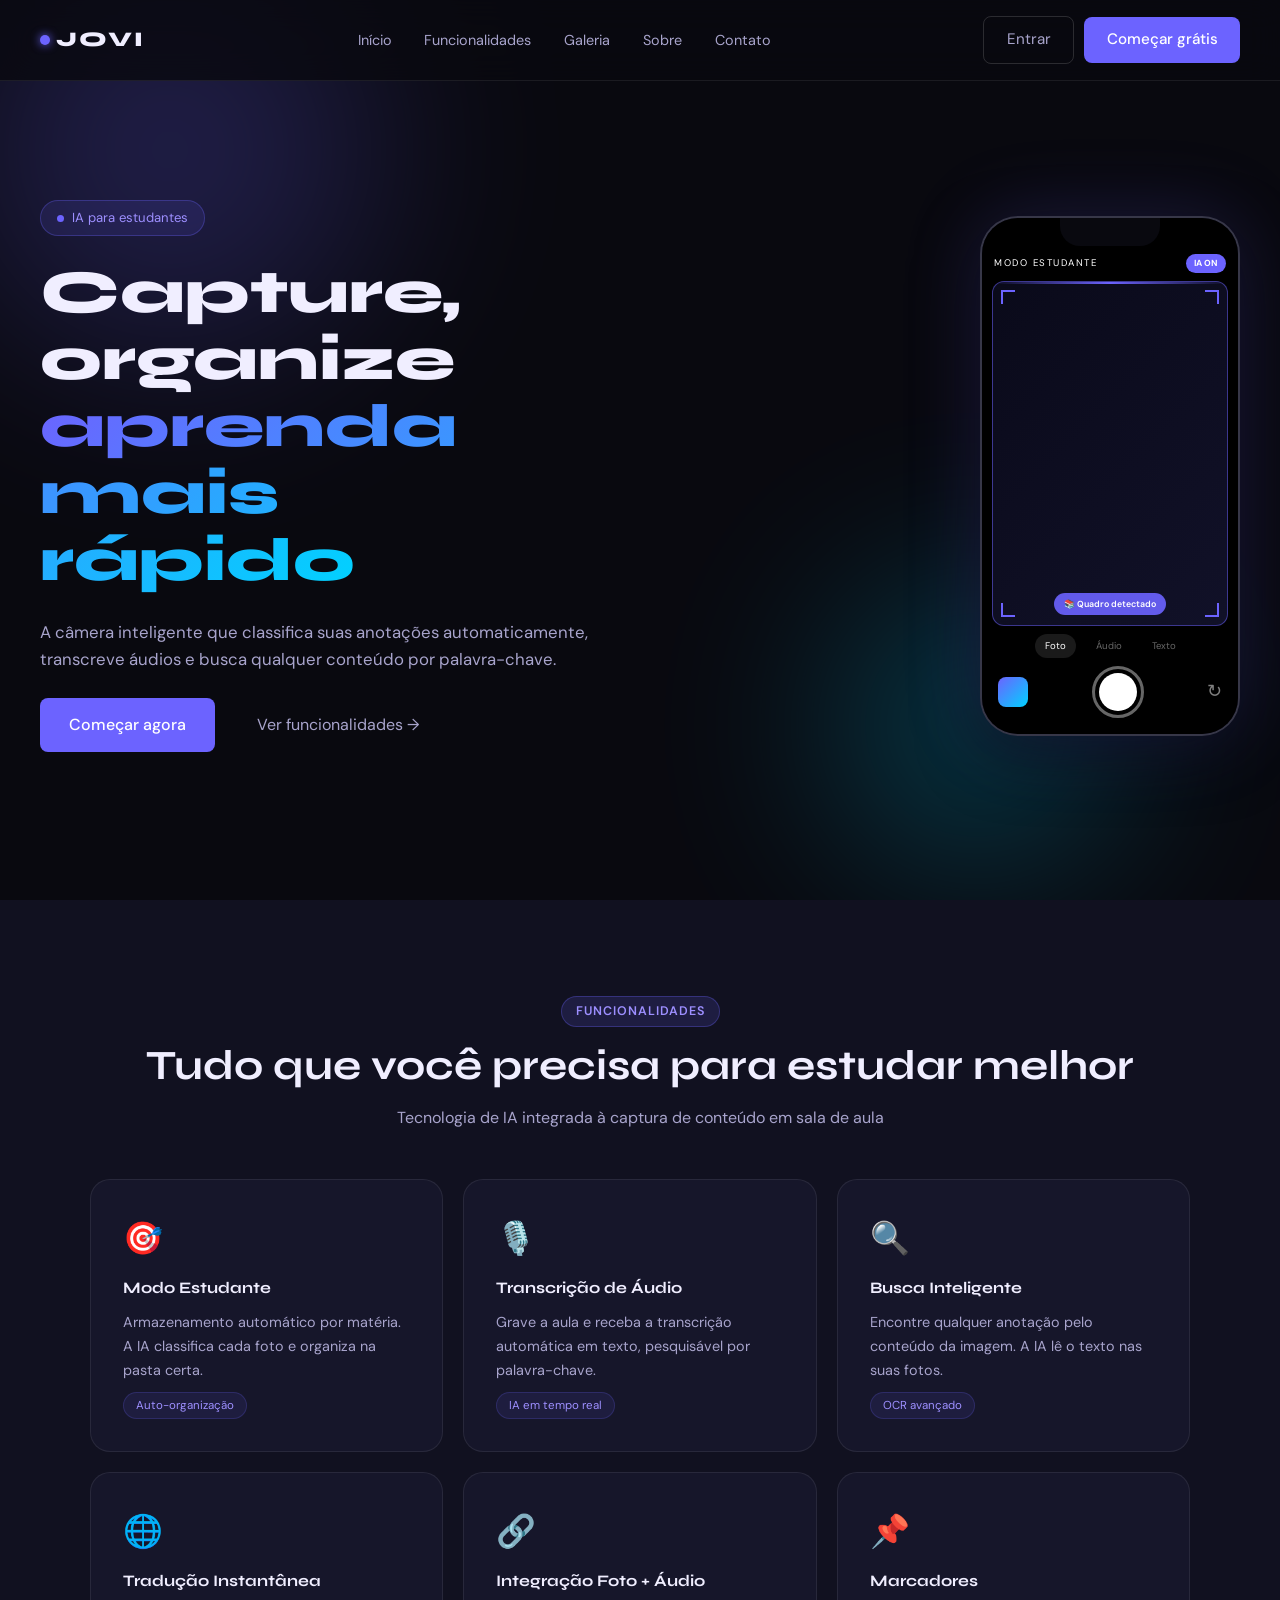
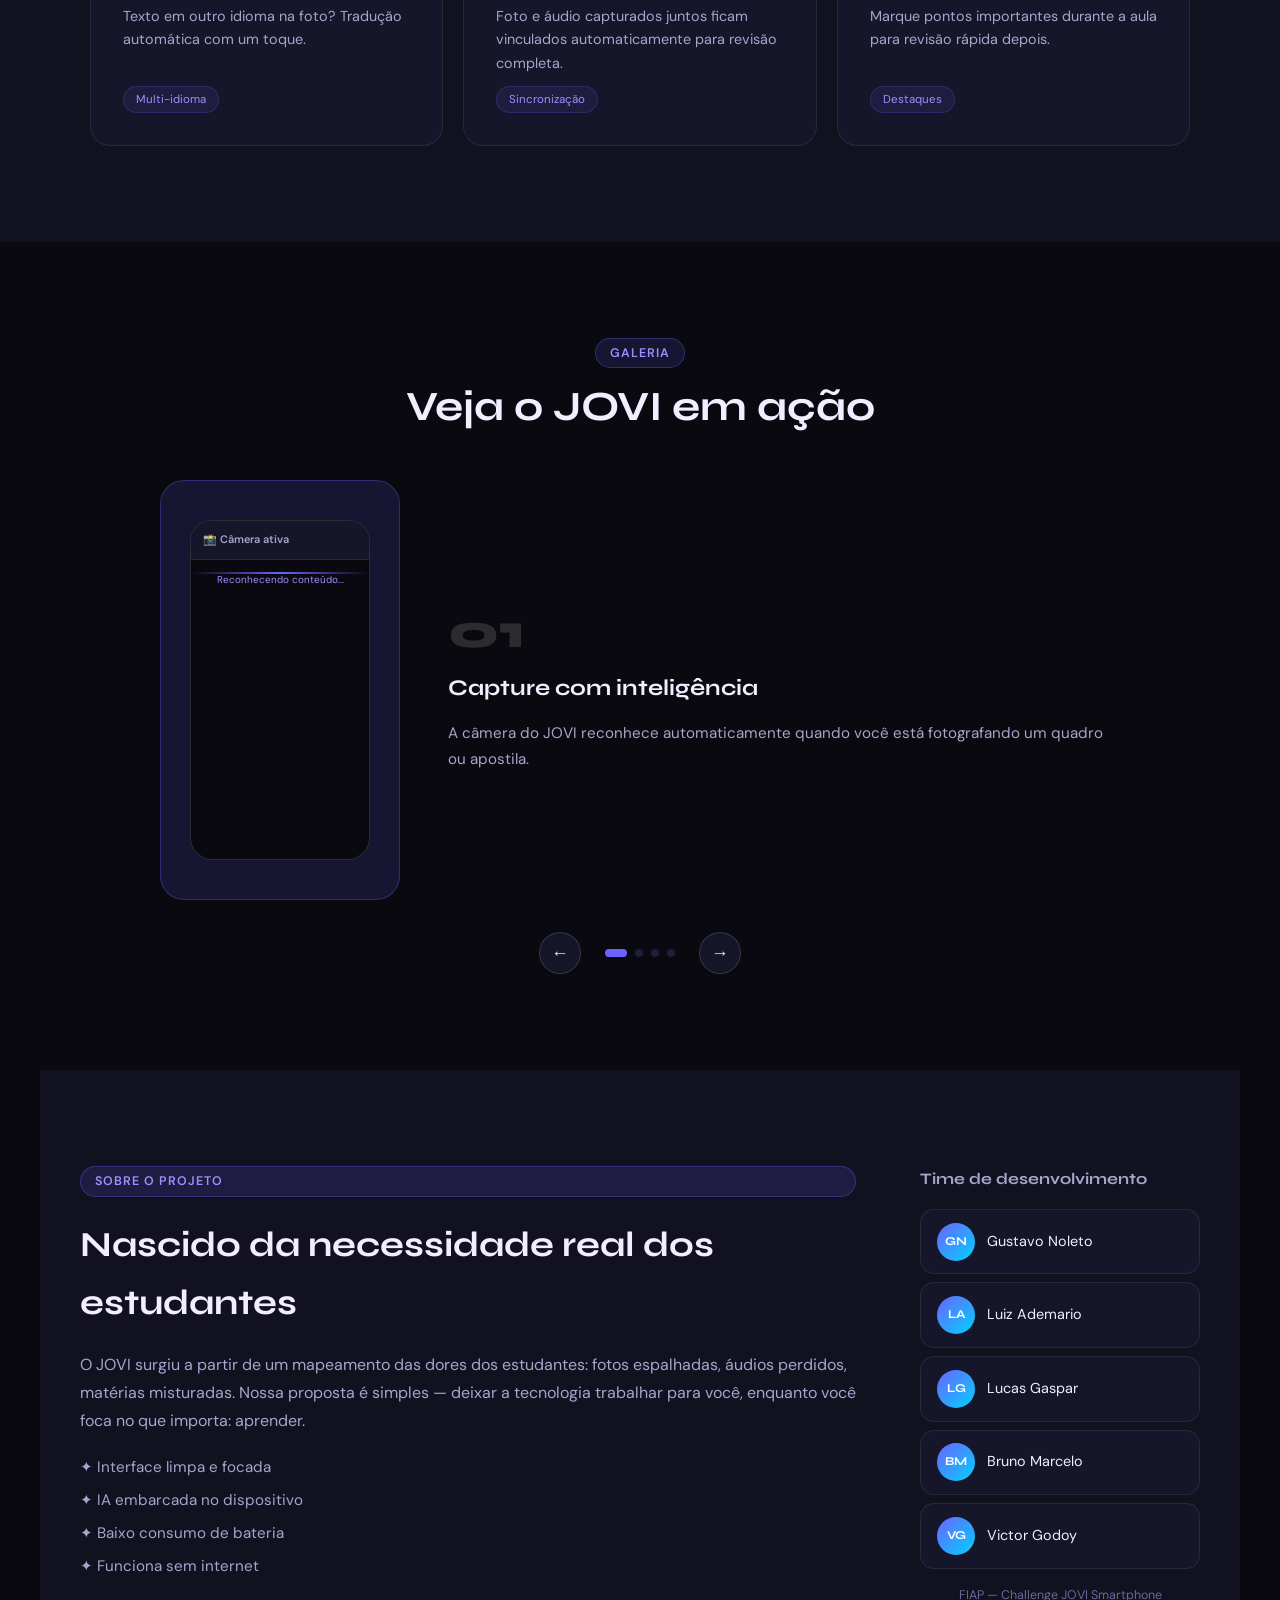
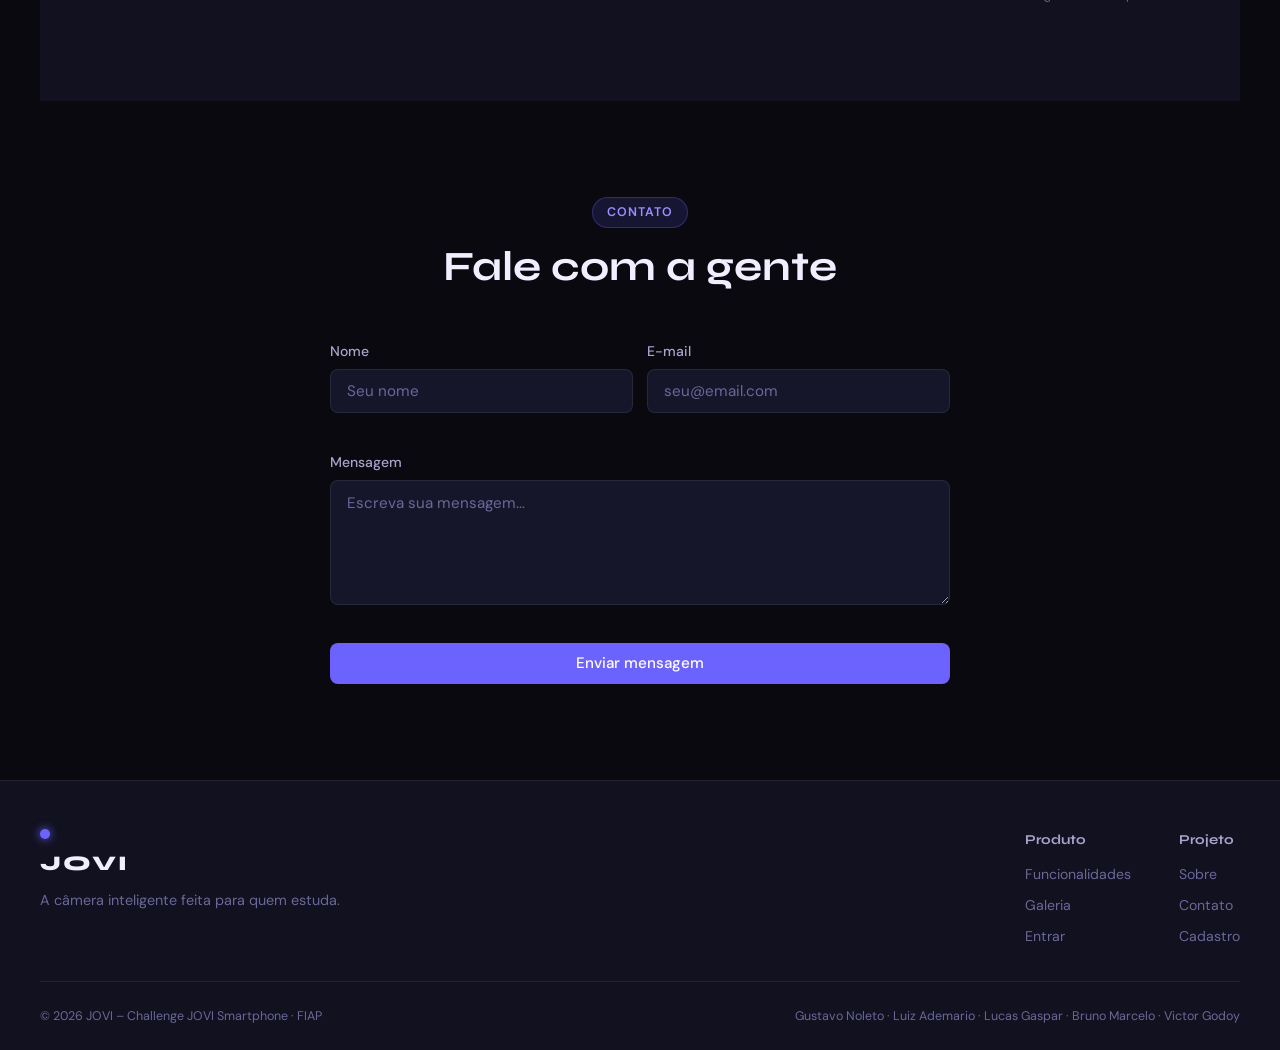
<file: index.html>
<!DOCTYPE html>
<html lang="pt-BR">
<head>
  <meta charset="UTF-8" />
  <meta name="viewport" content="width=device-width, initial-scale=1.0" />
  <title>JOVI – Câmera Inteligente</title>
  <link rel="stylesheet" href="css/style.css" />
  <link rel="stylesheet" href="css/landing.css" />
</head>
<body>

  <nav class="navbar" id="navbar">
    <div class="nav-brand">
      <span class="brand-dot"></span>
      <span class="brand-name">JOVI</span>
    </div>
    <ul class="nav-links" id="navLinks">
      <li><a href="#hero" class="nav-link">Início</a></li>
      <li><a href="#features" class="nav-link">Funcionalidades</a></li>
      <li><a href="#slideshow" class="nav-link">Galeria</a></li>
      <li><a href="#sobre" class="nav-link">Sobre</a></li>
      <li><a href="#contato" class="nav-link">Contato</a></li>
    </ul>
    <div class="nav-actions">
      <a href="pages/login.html" class="btn-outline">Entrar</a>
      <a href="pages/cadastro.html" class="btn-primary">Começar grátis</a>
    </div>
  </nav>

  <section class="hero" id="hero">
    <div class="hero-bg">
      <div class="orb orb1"></div>
      <div class="orb orb2"></div>
    </div>
    <div class="hero-content">
      <div class="hero-badge">
        <span class="badge-dot"></span>
        IA para estudantes
      </div>
      <h1>Capture, organize<br><span class="destaque">aprenda mais rápido</span></h1>
      <p>A câmera inteligente que classifica suas anotações automaticamente, transcreve áudios e busca qualquer conteúdo por palavra-chave.</p>
      <div class="hero-btns">
        <a href="pages/cadastro.html" class="btn-primary btn-lg">Começar agora</a>
        <a href="#features" class="btn-ghost btn-lg">Ver funcionalidades →</a>
      </div>
    </div>
    <div class="hero-phone">
      <div class="phone">
        <div class="phone-notch"></div>
        <div class="phone-screen">
          <div class="cam-header">
            <span>MODO ESTUDANTE</span>
            <span class="ia-badge">IA ON</span>
          </div>
          <div class="cam-visor">
            <div class="scan-line"></div>
            <div class="c tl"></div>
            <div class="c tr"></div>
            <div class="c bl"></div>
            <div class="c br"></div>
            <div class="detect-label">📚 Quadro detectado</div>
          </div>
          <div class="cam-modos">
            <span class="modo ativo">Foto</span>
            <span class="modo">Áudio</span>
            <span class="modo">Texto</span>
          </div>
          <div class="cam-footer">
            <div class="thumb"></div>
            <button class="shutter" id="shutterBtn"><span></span></button>
            <div class="flip">↻</div>
          </div>
        </div>
      </div>
    </div>
  </section>

  <section class="features" id="features">
    <div class="section-topo">
      <span class="tag">Funcionalidades</span>
      <h2>Tudo que você precisa para estudar melhor</h2>
      <p>Tecnologia de IA integrada à captura de conteúdo em sala de aula</p>
    </div>
    <div class="features-grid">
      <article class="card-feature">
        <div class="card-icon">🎯</div>
        <h3>Modo Estudante</h3>
        <p>Armazenamento automático por matéria. A IA classifica cada foto e organiza na pasta certa.</p>
        <span class="tag-small">Auto-organização</span>
      </article>
      <article class="card-feature">
        <div class="card-icon">🎙️</div>
        <h3>Transcrição de Áudio</h3>
        <p>Grave a aula e receba a transcrição automática em texto, pesquisável por palavra-chave.</p>
        <span class="tag-small">IA em tempo real</span>
      </article>
      <article class="card-feature">
        <div class="card-icon">🔍</div>
        <h3>Busca Inteligente</h3>
        <p>Encontre qualquer anotação pelo conteúdo da imagem. A IA lê o texto nas suas fotos.</p>
        <span class="tag-small">OCR avançado</span>
      </article>
      <article class="card-feature">
        <div class="card-icon">🌐</div>
        <h3>Tradução Instantânea</h3>
        <p>Texto em outro idioma na foto? Tradução automática com um toque.</p>
        <span class="tag-small">Multi-idioma</span>
      </article>
      <article class="card-feature">
        <div class="card-icon">🔗</div>
        <h3>Integração Foto + Áudio</h3>
        <p>Foto e áudio capturados juntos ficam vinculados automaticamente para revisão completa.</p>
        <span class="tag-small">Sincronização</span>
      </article>
      <article class="card-feature">
        <div class="card-icon">📌</div>
        <h3>Marcadores</h3>
        <p>Marque pontos importantes durante a aula para revisão rápida depois.</p>
        <span class="tag-small">Destaques</span>
      </article>
    </div>
  </section>

  <section class="slideshow-section" id="slideshow">
    <div class="section-topo">
      <span class="tag">Galeria</span>
      <h2>Veja o JOVI em ação</h2>
    </div>
    <div class="slideshow">
      <div class="slide ativo">
        <div class="slide-visual v1">
          <div class="slide-phone">
            <div class="sp-header">📸 Câmera ativa</div>
            <div class="sp-body">
              <div class="sp-scan"></div>
              <span>Reconhecendo conteúdo...</span>
            </div>
          </div>
        </div>
        <div class="slide-texto">
          <span class="slide-num">01</span>
          <h3>Capture com inteligência</h3>
          <p>A câmera do JOVI reconhece automaticamente quando você está fotografando um quadro ou apostila.</p>
        </div>
      </div>
      <div class="slide">
        <div class="slide-visual v2">
          <div class="slide-phone">
            <div class="sp-header">📂 Organização</div>
            <div class="sp-body pastas">
              <div class="pasta">📗 Matemática <span>12 fotos</span></div>
              <div class="pasta">📘 Física <span>8 fotos</span></div>
              <div class="pasta">📙 História <span>5 fotos</span></div>
            </div>
          </div>
        </div>
        <div class="slide-texto">
          <span class="slide-num">02</span>
          <h3>Organização automática</h3>
          <p>Cada foto vai direto para a pasta da matéria correta. Sem pastas manuais, sem bagunça.</p>
        </div>
      </div>
      <div class="slide">
        <div class="slide-visual v3">
          <div class="slide-phone">
            <div class="sp-header">🔍 Busca</div>
            <div class="sp-body">
              <div class="busca-bar">teorema de pitágoras 🔍</div>
              <div class="busca-result">
                <div class="br-thumb"></div>
                <div>
                  <span>Matemática – 12/05</span>
                  <span class="match">Encontrado na imagem</span>
                </div>
              </div>
            </div>
          </div>
        </div>
        <div class="slide-texto">
          <span class="slide-num">03</span>
          <h3>Busca por conteúdo</h3>
          <p>Procure qualquer termo e o JOVI encontra todas as fotos onde esse texto aparece.</p>
        </div>
      </div>
      <div class="slide">
        <div class="slide-visual v4">
          <div class="slide-phone">
            <div class="sp-header">🎙️ Áudio</div>
            <div class="sp-body audio">
              <div class="ondas">
                <span></span><span></span><span></span>
                <span></span><span></span><span></span>
              </div>
              <div class="transcricao">"...a derivada de x² é igual a 2x..."</div>
            </div>
          </div>
        </div>
        <div class="slide-texto">
          <span class="slide-num">04</span>
          <h3>Transcrição em tempo real</h3>
          <p>Grave a explicação do professor e receba a transcrição completa. Nunca mais perca um detalhe.</p>
        </div>
      </div>
      <div class="slide-controles">
        <button id="prevBtn">&#8592;</button>
        <div class="dots" id="dots">
          <span class="dot ativo" data-i="0"></span>
          <span class="dot" data-i="1"></span>
          <span class="dot" data-i="2"></span>
          <span class="dot" data-i="3"></span>
        </div>
        <button id="nextBtn">&#8594;</button>
      </div>
    </div>
  </section>

  <section class="sobre" id="sobre">
    <div class="sobre-texto">
      <span class="tag">Sobre o projeto</span>
      <h2>Nascido da necessidade real dos estudantes</h2>
      <p>O JOVI surgiu a partir de um mapeamento das dores dos estudantes: fotos espalhadas, áudios perdidos, matérias misturadas. Nossa proposta é simples — deixar a tecnologia trabalhar para você, enquanto você foca no que importa: aprender.</p>
      <ul class="sobre-lista">
        <li>✦ Interface limpa e focada</li>
        <li>✦ IA embarcada no dispositivo</li>
        <li>✦ Baixo consumo de bateria</li>
        <li>✦ Funciona sem internet</li>
      </ul>
    </div>
    <div class="sobre-time">
      <h3>Time de desenvolvimento</h3>
      <div class="time-grid">
        <div class="time-card"><div class="avatar">GN</div><span>Gustavo Noleto</span></div>
        <div class="time-card"><div class="avatar">LA</div><span>Luiz Ademario</span></div>
        <div class="time-card"><div class="avatar">LG</div><span>Lucas Gaspar</span></div>
        <div class="time-card"><div class="avatar">BM</div><span>Bruno Marcelo</span></div>
        <div class="time-card"><div class="avatar">VG</div><span>Victor Godoy</span></div>
      </div>
      <p class="escola">FIAP — Challenge JOVI Smartphone</p>
    </div>
  </section>

  <section class="contato" id="contato">
    <div class="section-topo">
      <span class="tag">Contato</span>
      <h2>Fale com a gente</h2>
    </div>
    <form id="formContato" class="form-contato" novalidate>
      <div class="form-linha">
        <div class="campo">
          <label for="cNome">Nome</label>
          <input type="text" id="cNome" placeholder="Seu nome" />
          <span class="erro" id="errNome"></span>
        </div>
        <div class="campo">
          <label for="cEmail">E-mail</label>
          <input type="email" id="cEmail" placeholder="seu@email.com" />
          <span class="erro" id="errEmail"></span>
        </div>
      </div>
      <div class="campo">
        <label for="cMsg">Mensagem</label>
        <textarea id="cMsg" rows="5" placeholder="Escreva sua mensagem..."></textarea>
        <span class="erro" id="errMsg"></span>
      </div>
      <button type="submit" class="btn-primary btn-full">Enviar mensagem</button>
    </form>
  </section>

  <footer class="footer">
    <div class="footer-topo">
      <div class="footer-brand">
        <span class="brand-dot"></span>
        <span class="brand-name">JOVI</span>
        <p>A câmera inteligente feita para quem estuda.</p>
      </div>
      <div class="footer-links">
        <div class="col">
          <h4>Produto</h4>
          <a href="#features">Funcionalidades</a>
          <a href="#slideshow">Galeria</a>
          <a href="pages/login.html">Entrar</a>
        </div>
        <div class="col">
          <h4>Projeto</h4>
          <a href="#sobre">Sobre</a>
          <a href="#contato">Contato</a>
          <a href="pages/cadastro.html">Cadastro</a>
        </div>
      </div>
    </div>
    <div class="footer-base">
      <p>&copy; 2026 JOVI – Challenge JOVI Smartphone · FIAP</p>
      <p>Gustavo Noleto · Luiz Ademario · Lucas Gaspar · Bruno Marcelo · Victor Godoy</p>
    </div>
  </footer>

  <div class="toast" id="toast"></div>

  <script src="js/main.js"></script>
  <script src="js/landing.js"></script>
</body>
</html>
</file>
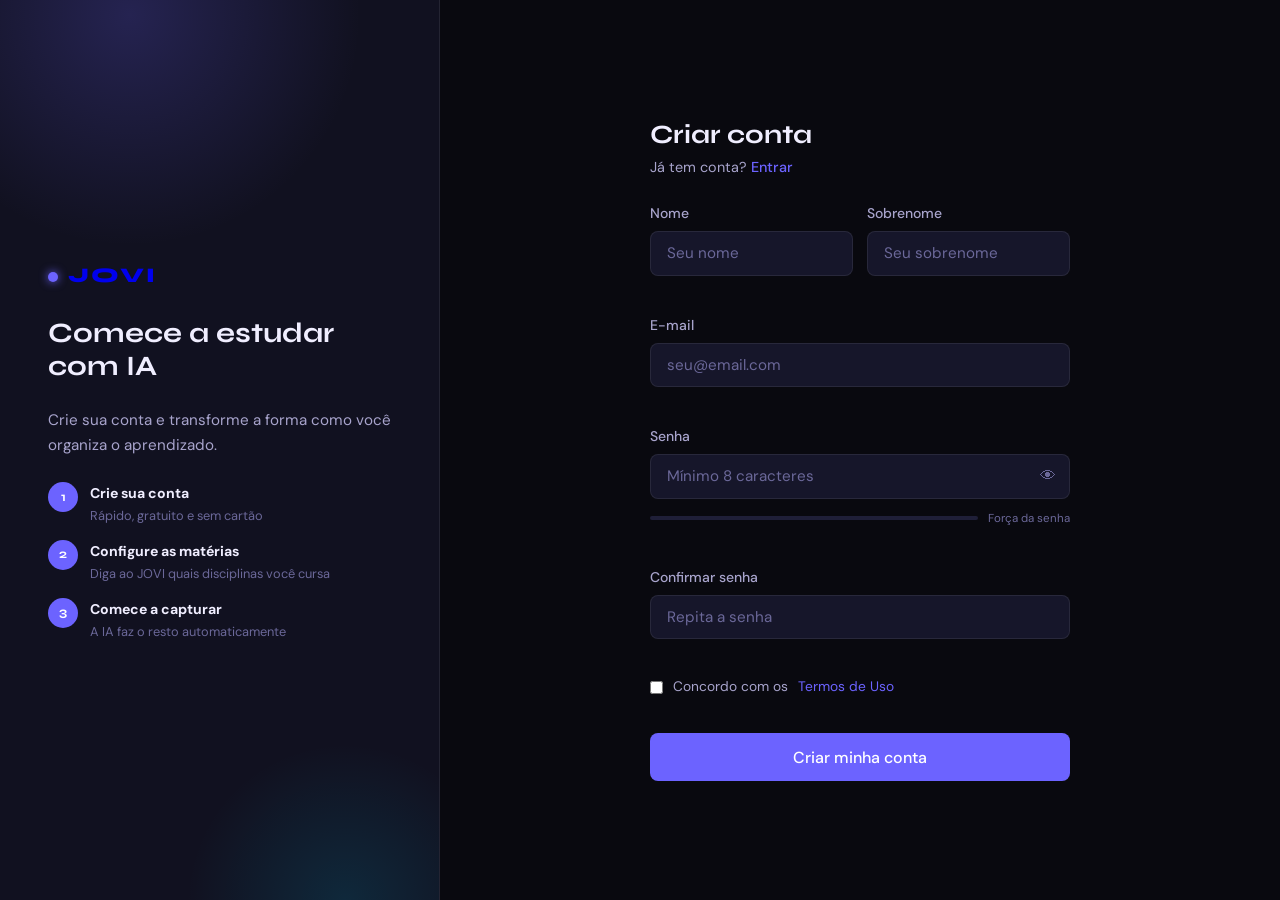
<file: pages/cadastro.html>
<!DOCTYPE html>
<html lang="pt-BR">
<head>
  <meta charset="UTF-8" />
  <meta name="viewport" content="width=device-width, initial-scale=1.0" />
  <title>JOVI – Criar conta</title>
  <link rel="stylesheet" href="../css/style.css" />
  <link rel="stylesheet" href="../css/auth.css" />
</head>
<body class="auth-body">

  <div class="auth-container">
    <div class="auth-esquerda">
      <a href="../index.html" class="logo">
        <span class="brand-dot"></span>
        <span class="brand-name">JOVI</span>
      </a>
      <h2>Comece a estudar com IA</h2>
      <p>Crie sua conta e transforme a forma como você organiza o aprendizado.</p>
      <div class="passos">
        <div class="passo">
          <span class="passo-num">1</span>
          <div>
            <strong>Crie sua conta</strong>
            <p>Rápido, gratuito e sem cartão</p>
          </div>
        </div>
        <div class="passo">
          <span class="passo-num">2</span>
          <div>
            <strong>Configure as matérias</strong>
            <p>Diga ao JOVI quais disciplinas você cursa</p>
          </div>
        </div>
        <div class="passo">
          <span class="passo-num">3</span>
          <div>
            <strong>Comece a capturar</strong>
            <p>A IA faz o resto automaticamente</p>
          </div>
        </div>
      </div>
    </div>

    <div class="auth-direita">
      <div class="auth-box">
        <div class="auth-topo">
          <h1>Criar conta</h1>
          <p>Já tem conta? <a href="login.html">Entrar</a></p>
        </div>

        <form id="formCadastro" novalidate>
          <div class="form-linha">
            <div class="campo">
              <label for="nome">Nome</label>
              <input type="text" id="nome" placeholder="Seu nome" />
              <span class="erro" id="errNome"></span>
            </div>
            <div class="campo">
              <label for="sobrenome">Sobrenome</label>
              <input type="text" id="sobrenome" placeholder="Seu sobrenome" />
              <span class="erro" id="errSobrenome"></span>
            </div>
          </div>
          <div class="campo">
            <label for="email">E-mail</label>
            <input type="email" id="email" placeholder="seu@email.com" />
            <span class="erro" id="errEmail"></span>
          </div>
          <div class="campo">
            <label for="senha">Senha</label>
            <div class="input-icone">
              <input type="password" id="senha" placeholder="Mínimo 8 caracteres" />
              <button type="button" id="verSenha">👁</button>
            </div>
            <div class="forca-senha">
              <div class="forca-barra"><span id="forcaFill"></span></div>
              <span id="forcaLabel">Força da senha</span>
            </div>
            <span class="erro" id="errSenha"></span>
          </div>
          <div class="campo">
            <label for="confirma">Confirmar senha</label>
            <input type="password" id="confirma" placeholder="Repita a senha" />
            <span class="erro" id="errConfirma"></span>
          </div>
          <div class="checkbox-campo">
            <label>
              <input type="checkbox" id="termos" />
              Concordo com os <a href="#">Termos de Uso</a>
            </label>
            <span class="erro" id="errTermos"></span>
          </div>
          <button type="submit" class="btn-primary btn-full btn-lg">Criar minha conta</button>
        </form>
      </div>
    </div>
  </div>

  <div class="toast" id="toast"></div>
  <script src="../js/main.js"></script>
  <script src="../js/auth.js"></script>
</body>
</html>
</file>
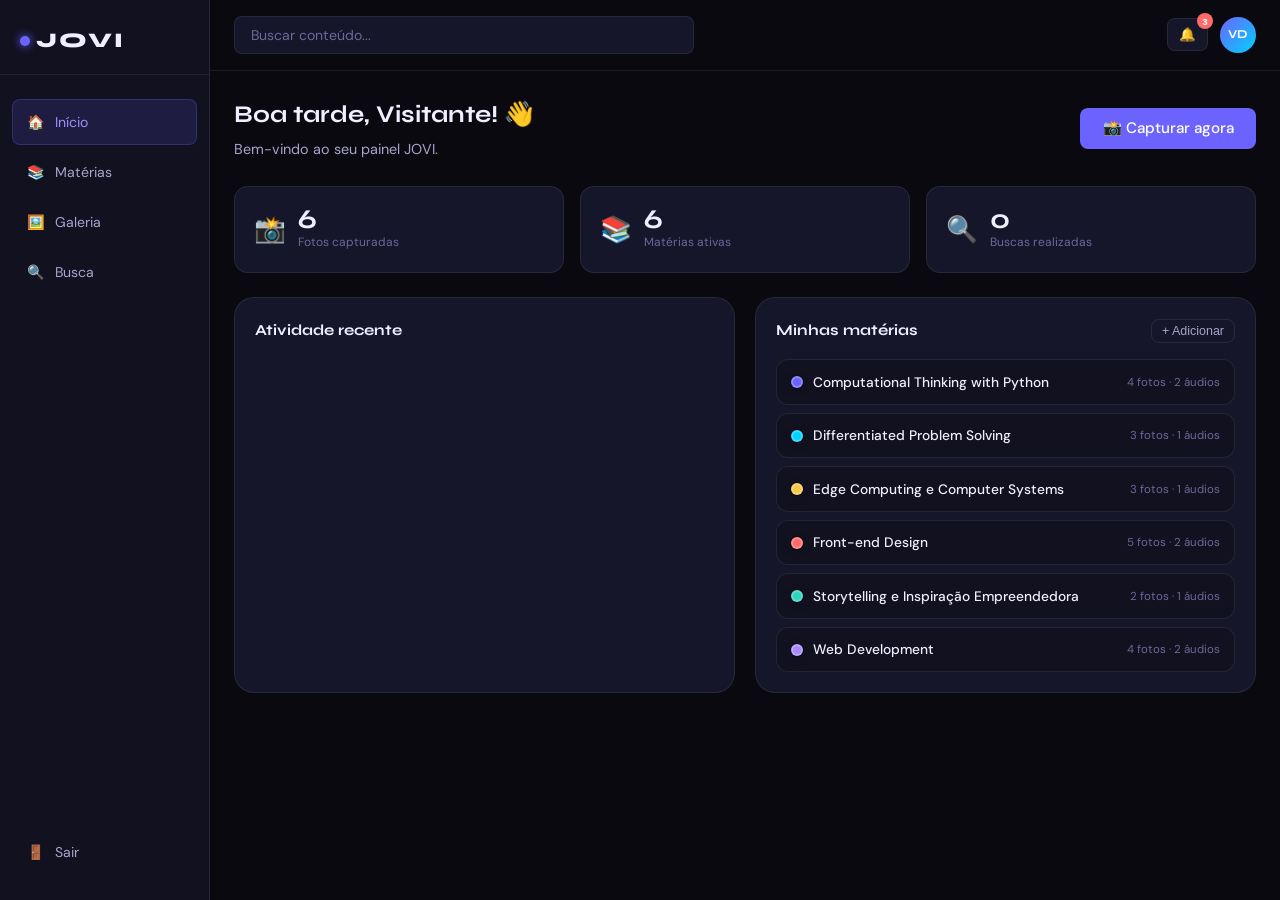
<file: pages/dashboard.html>
<!DOCTYPE html>
<html lang="pt-BR">
<head>
  <meta charset="UTF-8" />
  <meta name="viewport" content="width=device-width, initial-scale=1.0" />
  <title>JOVI – Dashboard</title>
  <link rel="stylesheet" href="../css/style.css" />
  <link rel="stylesheet" href="../css/dashboard.css" />
</head>
<body class="dash-body">

  <aside class="sidebar" id="sidebar">
    <div class="sidebar-topo">
      <div class="logo">
        <span class="brand-dot"></span>
        <span class="brand-name">JOVI</span>
      </div>
      <nav>
        <a href="#" class="nav-item ativo" data-sec="inicio">🏠 <span>Início</span></a>
        <a href="#" class="nav-item" data-sec="materias">📚 <span>Matérias</span></a>
        <a href="#" class="nav-item" data-sec="galeria">🖼️ <span>Galeria</span></a>
        <a href="#" class="nav-item" data-sec="busca">🔍 <span>Busca</span></a>
      </nav>
    </div>
    <div class="sidebar-base">
      <a href="../index.html" class="nav-item sair" id="btnSair">🚪 <span>Sair</span></a>
    </div>
  </aside>

  <main class="dash-main">
    <header class="topbar">
      <button class="btn-menu" id="btnMenu">☰</button>
      <input type="text" id="buscaRapida" placeholder="Buscar conteúdo..." class="topbar-busca" />
      <div class="topbar-direita">
        <button class="btn-notif" id="btnNotif">🔔 <span class="badge" id="badge">2</span></button>
        <div class="avatar" id="avatarUser">US</div>
      </div>
    </header>

    <div class="dash-conteudo">

      <section class="secao ativa" id="sec-inicio">
        <div class="boas-vindas">
          <div>
            <h1 id="msgBoasVindas">Olá! 👋</h1>
            <p>Bem-vindo ao seu painel JOVI.</p>
          </div>
          <button class="btn-primary" id="btnCapturar">📸 Capturar agora</button>
        </div>
        <div class="stats">
          <div class="stat-card">
            <span class="stat-icon">📸</span>
            <div>
              <strong id="totalFotos">0</strong>
              <small>Fotos capturadas</small>
            </div>
          </div>
          <div class="stat-card">
            <span class="stat-icon">📚</span>
            <div>
              <strong id="totalMaterias">0</strong>
              <small>Matérias ativas</small>
            </div>
          </div>
          <div class="stat-card">
            <span class="stat-icon">🔍</span>
            <div>
              <strong id="totalBuscas">0</strong>
              <small>Buscas realizadas</small>
            </div>
          </div>
        </div>
        <div class="dash-grid">
          <div class="painel">
            <div class="painel-topo">
              <h3>Atividade recente</h3>
            </div>
            <ul class="lista-atividade" id="listaAtividade"></ul>
          </div>
          <div class="painel">
            <div class="painel-topo">
              <h3>Minhas matérias</h3>
              <button class="btn-sm" id="btnAddMateria">+ Adicionar</button>
            </div>
            <div id="materiasHome"></div>
          </div>
        </div>
      </section>

      <section class="secao" id="sec-materias">
        <div class="secao-topo">
          <h2>Matérias</h2>
          <button class="btn-primary" id="btnAddMateriaMain">+ Nova matéria</button>
        </div>
        <div class="materias-grid" id="materiasGrid"></div>
      </section>

      <section class="secao" id="sec-galeria">
        <div class="secao-topo">
          <h2>Galeria</h2>
          <div id="filtros"></div>
        </div>
        <div class="galeria-grid" id="galeriaGrid"></div>
      </section>

      <section class="secao" id="sec-busca">
        <div class="secao-topo"><h2>Busca inteligente</h2></div>
        <div class="busca-hero">
          <div class="busca-box">
            <span>🔍</span>
            <input type="text" id="campoBusca" placeholder="Ex: teorema de pitágoras..." />
            <button class="btn-primary" id="btnBuscar">Buscar</button>
          </div>
          <small>A IA busca dentro do conteúdo das suas fotos e transcrições</small>
        </div>
        <div id="resultadosBusca"></div>
      </section>

    </div>
  </main>

  <div class="modal-overlay" id="modalCaptura" hidden>
    <div class="modal">
      <div class="modal-header">
        <h3>📸 Nova captura</h3>
        <button class="fechar-modal" id="fecharCaptura">✕</button>
      </div>
      <div class="modal-corpo">
        <div class="campo">
          <label>Matéria</label>
          <select id="capMateria"></select>
        </div>
        <div class="campo">
          <label>Descrição</label>
          <input type="text" id="capDesc" placeholder="Ex: Aula sobre derivadas" />
        </div>
      </div>
      <div class="modal-footer">
        <button class="btn-outline" id="cancelarCaptura">Cancelar</button>
        <button class="btn-primary" id="confirmarCaptura">📸 Capturar</button>
      </div>
    </div>
  </div>

  <div class="modal-overlay" id="modalMateria" hidden>
    <div class="modal">
      <div class="modal-header">
        <h3>📚 Nova matéria</h3>
        <button class="fechar-modal" id="fecharMateria">✕</button>
      </div>
      <div class="modal-corpo">
        <div class="campo">
          <label>Nome da matéria</label>
          <input type="text" id="nomeMateria" placeholder="Ex: Biologia" />
        </div>
        <div class="campo">
          <label>Cor</label>
          <div class="cores" id="cores">
            <span class="cor selecionada" data-cor="#6c63ff" style="background:#6c63ff"></span>
            <span class="cor" data-cor="#00d2ff" style="background:#00d2ff"></span>
            <span class="cor" data-cor="#f7c948" style="background:#f7c948"></span>
            <span class="cor" data-cor="#ff6b6b" style="background:#ff6b6b"></span>
            <span class="cor" data-cor="#2dd4bf" style="background:#2dd4bf"></span>
          </div>
        </div>
      </div>
      <div class="modal-footer">
        <button class="btn-outline" id="cancelarMateria">Cancelar</button>
        <button class="btn-primary" id="confirmarMateria">Adicionar</button>
      </div>
    </div>
  </div>

  <div class="toast" id="toast"></div>
  <script src="../js/main.js"></script>
  <script src="../js/dashboard.js"></script>
</body>
</html>
</file>
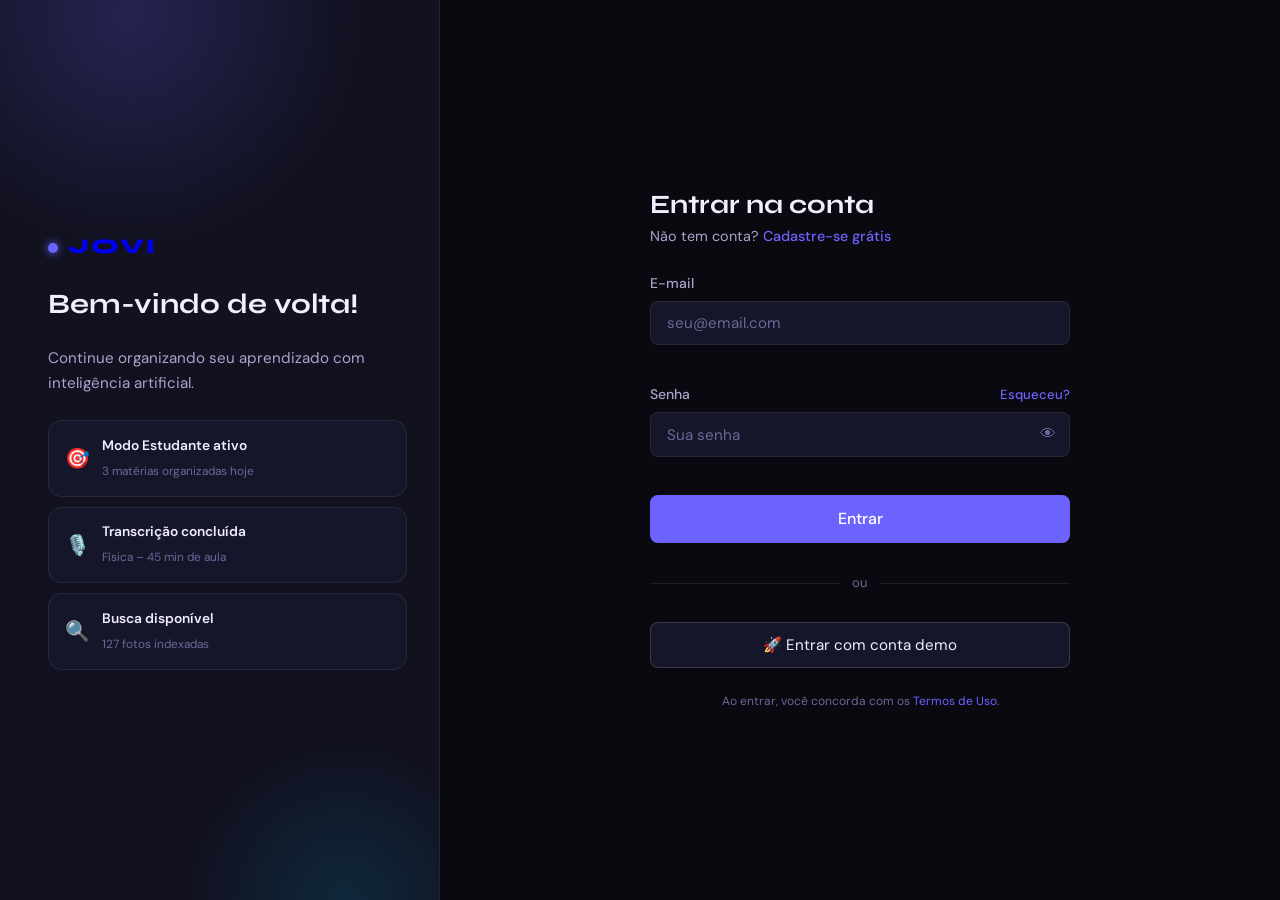
<file: pages/login.html>
<!DOCTYPE html>
<html lang="pt-BR">
<head>
  <meta charset="UTF-8" />
  <meta name="viewport" content="width=device-width, initial-scale=1.0" />
  <title>JOVI – Entrar</title>
  <link rel="stylesheet" href="../css/style.css" />
  <link rel="stylesheet" href="../css/auth.css" />
</head>
<body class="auth-body">

  <div class="auth-container">
    <div class="auth-esquerda">
      <a href="../index.html" class="logo">
        <span class="brand-dot"></span>
        <span class="brand-name">JOVI</span>
      </a>
      <h2>Bem-vindo de volta!</h2>
      <p>Continue organizando seu aprendizado com inteligência artificial.</p>
      <div class="info-cards">
        <div class="info-card">
          <span>🎯</span>
          <div>
            <strong>Modo Estudante ativo</strong>
            <small>3 matérias organizadas hoje</small>
          </div>
        </div>
        <div class="info-card">
          <span>🎙️</span>
          <div>
            <strong>Transcrição concluída</strong>
            <small>Física – 45 min de aula</small>
          </div>
        </div>
        <div class="info-card">
          <span>🔍</span>
          <div>
            <strong>Busca disponível</strong>
            <small>127 fotos indexadas</small>
          </div>
        </div>
      </div>
    </div>

    <div class="auth-direita">
      <div class="auth-box">
        <div class="auth-topo">
          <h1>Entrar na conta</h1>
          <p>Não tem conta? <a href="cadastro.html">Cadastre-se grátis</a></p>
        </div>

        <form id="formLogin" novalidate>
          <div class="campo">
            <label for="email">E-mail</label>
            <input type="email" id="email" placeholder="seu@email.com" />
            <span class="erro" id="errEmail"></span>
          </div>
          <div class="campo">
            <label for="senha">
              Senha
              <a href="#" id="linkEsqueci">Esqueceu?</a>
            </label>
            <div class="input-icone">
              <input type="password" id="senha" placeholder="Sua senha" />
              <button type="button" id="verSenha">👁</button>
            </div>
            <span class="erro" id="errSenha"></span>
          </div>
          <button type="submit" class="btn-primary btn-full btn-lg">Entrar</button>
        </form>

        <div class="divisor"><span>ou</span></div>

        <button class="btn-social" id="btnDemo">🚀 Entrar com conta demo</button>

        <p class="nota">Ao entrar, você concorda com os <a href="#">Termos de Uso</a>.</p>
      </div>
    </div>
  </div>

  <div class="toast" id="toast"></div>
  <script src="../js/main.js"></script>
  <script src="../js/auth.js"></script>
</body>
</html>
</file>
<file: css/style.css>
@import url('https://fonts.googleapis.com/css2?family=Syne:wght@400;600;700;800&family=DM+Sans:wght@300;400;500&display=swap');

:root {
  --bg: #09090f;
  --bg2: #111120;
  --surface: #16162a;
  --surface2: #1f1f38;
  --border: rgba(255,255,255,0.08);
  --border2: rgba(255,255,255,0.14);
  --accent: #6c63ff;
  --accent2: #9d8fff;
  --accent3: #00d2ff;
  --text: #f0eeff;
  --text2: #a8a4cc;
  --text3: #6b6899;
  --success: #2dd4bf;
  --danger: #ff6b6b;
  --radius: 14px;
  --radius-sm: 8px;
  --fonte-display: 'Syne', sans-serif;
  --fonte: 'DM Sans', sans-serif;
}

*, *::before, *::after { box-sizing: border-box; margin: 0; padding: 0; }

html { scroll-behavior: smooth; }

body {
  font-family: var(--fonte);
  background: var(--bg);
  color: var(--text);
  line-height: 1.65;
}

.brand-dot {
  display: inline-block;
  width: 10px; height: 10px;
  background: var(--accent);
  border-radius: 50%;
  margin-right: 6px;
  box-shadow: 0 0 10px var(--accent);
}

.brand-name {
  font-family: var(--fonte-display);
  font-weight: 800;
  font-size: 1.3rem;
  letter-spacing: 2px;
}

.btn-primary {
  display: inline-flex;
  align-items: center;
  gap: 8px;
  background: var(--accent);
  color: #fff;
  border: none;
  cursor: pointer;
  border-radius: var(--radius-sm);
  padding: 0.65rem 1.4rem;
  font-family: var(--fonte);
  font-size: 0.95rem;
  font-weight: 500;
  text-decoration: none;
  transition: background 0.2s, transform 0.2s;
}

.btn-primary:hover {
  background: var(--accent2);
  transform: translateY(-2px);
}

.btn-outline {
  display: inline-flex;
  align-items: center;
  background: transparent;
  color: var(--text2);
  border: 1.5px solid var(--border2);
  cursor: pointer;
  border-radius: var(--radius-sm);
  padding: 0.65rem 1.4rem;
  font-family: var(--fonte);
  font-size: 0.95rem;
  text-decoration: none;
  transition: border-color 0.2s, color 0.2s;
}

.btn-outline:hover { border-color: var(--accent); color: var(--accent); }

.btn-ghost {
  display: inline-flex;
  align-items: center;
  background: transparent;
  color: var(--text2);
  border: none;
  cursor: pointer;
  padding: 0.65rem 1rem;
  font-family: var(--fonte);
  font-size: 0.95rem;
  text-decoration: none;
  transition: color 0.2s;
}

.btn-ghost:hover { color: var(--text); }

.btn-lg { padding: 0.85rem 1.8rem; font-size: 1rem; }
.btn-full { width: 100%; justify-content: center; }

.campo { display: flex; flex-direction: column; gap: 6px; }

.campo label {
  font-size: 0.875rem;
  font-weight: 500;
  color: var(--text2);
  display: flex;
  justify-content: space-between;
  align-items: center;
}

.campo input,
.campo textarea,
.campo select {
  background: var(--surface);
  border: 1.5px solid var(--border);
  border-radius: var(--radius-sm);
  color: var(--text);
  font-family: var(--fonte);
  font-size: 0.95rem;
  padding: 0.7rem 1rem;
  transition: border-color 0.2s;
  width: 100%;
  outline: none;
}

.campo input::placeholder,
.campo textarea::placeholder { color: var(--text3); }

.campo input:focus,
.campo textarea:focus,
.campo select:focus {
  border-color: var(--accent);
  box-shadow: 0 0 0 3px rgba(108,99,255,0.15);
}

.campo input.erro-campo { border-color: var(--danger); }

.erro { font-size: 0.78rem; color: var(--danger); min-height: 16px; }

.form-linha { display: flex; gap: 14px; }
.form-linha .campo { flex: 1; }

.tag {
  display: inline-block;
  background: rgba(108,99,255,0.15);
  color: var(--accent2);
  border: 1px solid rgba(108,99,255,0.3);
  border-radius: 100px;
  padding: 4px 14px;
  font-size: 0.78rem;
  font-weight: 600;
  letter-spacing: 1px;
  text-transform: uppercase;
}

.section-topo {
  text-align: center;
  display: flex;
  flex-direction: column;
  align-items: center;
  gap: 14px;
  margin-bottom: 3rem;
}

.section-topo h2 {
  font-family: var(--fonte-display);
  font-size: clamp(1.8rem, 4vw, 2.6rem);
  font-weight: 700;
  line-height: 1.2;
}

.section-topo p { color: var(--text2); font-size: 1rem; max-width: 500px; }

.toast {
  position: fixed;
  bottom: 24px;
  left: 50%;
  transform: translateX(-50%) translateY(80px);
  background: var(--surface2);
  border: 1px solid var(--border2);
  color: var(--text);
  padding: 12px 24px;
  border-radius: var(--radius);
  font-size: 0.9rem;
  z-index: 9999;
  transition: transform 0.3s, opacity 0.3s;
  opacity: 0;
  pointer-events: none;
}

.toast.show { transform: translateX(-50%) translateY(0); opacity: 1; }
.toast.sucesso { border-color: var(--success); }
.toast.erro-toast { border-color: var(--danger); }

.modal-overlay {
  position: fixed;
  inset: 0;
  background: rgba(0,0,0,0.7);
  backdrop-filter: blur(6px);
  z-index: 1000;
  display: flex;
  align-items: center;
  justify-content: center;
  padding: 1rem;
}

.modal-overlay[hidden] { display: none; }

.modal {
  background: var(--surface);
  border: 1px solid var(--border2);
  border-radius: 20px;
  width: 100%;
  max-width: 480px;
  box-shadow: 0 20px 60px rgba(0,0,0,0.6);
}

.modal-header {
  display: flex;
  justify-content: space-between;
  align-items: center;
  padding: 1.2rem 1.5rem;
  border-bottom: 1px solid var(--border);
}

.modal-header h3 { font-family: var(--fonte-display); font-size: 1rem; }

.fechar-modal {
  background: none;
  border: none;
  color: var(--text2);
  cursor: pointer;
  font-size: 1rem;
}

.modal-corpo { padding: 1.5rem; display: flex; flex-direction: column; gap: 14px; }

.modal-footer {
  padding: 1rem 1.5rem;
  border-top: 1px solid var(--border);
  display: flex;
  gap: 10px;
  justify-content: flex-end;
}

::-webkit-scrollbar { width: 6px; }
::-webkit-scrollbar-track { background: var(--bg); }
::-webkit-scrollbar-thumb { background: var(--surface2); border-radius: 4px; }
</file>
<file: css/landing.css>
.navbar {
  position: fixed;
  top: 0; left: 0; right: 0;
  z-index: 100;
  display: flex;
  align-items: center;
  justify-content: space-between;
  padding: 1rem 2.5rem;
  background: rgba(9,9,15,0.8);
  backdrop-filter: blur(16px);
  border-bottom: 1px solid var(--border);
}

.nav-brand { display: flex; align-items: center; }

.nav-links {
  display: flex;
  list-style: none;
  gap: 4px;
}

.nav-link {
  color: var(--text2);
  text-decoration: none;
  padding: 0.45rem 0.9rem;
  border-radius: var(--radius-sm);
  font-size: 0.9rem;
  transition: color 0.2s, background 0.2s;
}

.nav-link:hover { color: var(--text); background: var(--surface); }

.nav-actions { display: flex; align-items: center; gap: 10px; }

.hero {
  min-height: 100vh;
  display: flex;
  align-items: center;
  justify-content: space-between;
  padding: 100px 2.5rem 3rem;
  position: relative;
  overflow: hidden;
  gap: 2rem;
}

.hero-bg { position: absolute; inset: 0; pointer-events: none; }

.orb {
  position: absolute;
  border-radius: 50%;
  filter: blur(90px);
  opacity: 0.3;
}

.orb1 {
  width: 500px; height: 500px;
  background: radial-gradient(circle, #6c63ff, transparent);
  top: -100px; left: -80px;
}

.orb2 {
  width: 350px; height: 350px;
  background: radial-gradient(circle, #00d2ff, transparent);
  bottom: 0; right: 10%;
}

.hero-content {
  position: relative;
  z-index: 1;
  max-width: 560px;
  display: flex;
  flex-direction: column;
  gap: 1.5rem;
}

.hero-badge {
  display: inline-flex;
  align-items: center;
  gap: 8px;
  background: rgba(108,99,255,0.12);
  border: 1px solid rgba(108,99,255,0.3);
  border-radius: 100px;
  padding: 6px 16px;
  font-size: 0.82rem;
  color: var(--accent2);
  width: fit-content;
}

.badge-dot {
  width: 7px; height: 7px;
  background: var(--accent);
  border-radius: 50%;
  animation: piscar 2s infinite;
}

@keyframes piscar {
  0%, 100% { opacity: 1; }
  50% { opacity: 0.4; }
}

.hero-content h1 {
  font-family: var(--fonte-display);
  font-size: clamp(2.4rem, 5vw, 3.8rem);
  font-weight: 800;
  line-height: 1.1;
}

.destaque {
  background: linear-gradient(135deg, var(--accent), var(--accent3));
  -webkit-background-clip: text;
  -webkit-text-fill-color: transparent;
  background-clip: text;
}

.hero-content p { color: var(--text2); font-size: 1.05rem; }

.hero-btns { display: flex; align-items: center; gap: 14px; flex-wrap: wrap; }

.hero-phone { position: relative; z-index: 1; flex-shrink: 0; }

.phone {
  width: 260px; height: 520px;
  background: var(--surface);
  border-radius: 38px;
  border: 2px solid var(--border2);
  box-shadow: 0 0 80px rgba(108,99,255,0.2), 0 20px 60px rgba(0,0,0,0.6);
  position: relative;
  overflow: hidden;
}

.phone-notch {
  position: absolute;
  top: 0; left: 50%;
  transform: translateX(-50%);
  width: 100px; height: 28px;
  background: var(--bg);
  border-radius: 0 0 20px 20px;
  z-index: 10;
}

.phone-screen {
  width: 100%; height: 100%;
  background: #000;
}

.phone-camera-ui { display: none; }

.cam-header {
  display: flex;
  justify-content: space-between;
  align-items: center;
  padding: 36px 12px 8px;
}

.cam-header span:first-child { font-size: 0.6rem; color: #fff; letter-spacing: 1.5px; }

.ia-badge {
  font-size: 0.55rem;
  background: var(--accent);
  color: #fff;
  padding: 2px 8px;
  border-radius: 100px;
  font-weight: 700;
  animation: brilho 2s infinite;
}

@keyframes brilho {
  0%, 100% { box-shadow: 0 0 6px var(--accent); }
  50% { box-shadow: 0 0 18px var(--accent); }
}

.phone-screen { display: flex; flex-direction: column; }
.phone-screen .cam-header { flex-shrink: 0; }

.cam-visor {
  flex: 1;
  border: 1.5px solid rgba(108,99,255,0.5);
  border-radius: 12px;
  margin: 0 10px;
  position: relative;
  overflow: hidden;
  background: linear-gradient(135deg, #0a0a1a, #111128);
}

.scan-line {
  position: absolute;
  left: 0; right: 0;
  height: 2px;
  background: linear-gradient(90deg, transparent, var(--accent), transparent);
  animation: varrer 2.5s linear infinite;
}

@keyframes varrer { 0% { top: 0; } 100% { top: 100%; } }

.c {
  position: absolute;
  width: 14px; height: 14px;
  border-color: var(--accent);
  border-style: solid;
  border-width: 0;
}
.c.tl { top: 8px; left: 8px; border-top-width: 2px; border-left-width: 2px; }
.c.tr { top: 8px; right: 8px; border-top-width: 2px; border-right-width: 2px; }
.c.bl { bottom: 8px; left: 8px; border-bottom-width: 2px; border-left-width: 2px; }
.c.br { bottom: 8px; right: 8px; border-bottom-width: 2px; border-right-width: 2px; }

.detect-label {
  position: absolute;
  bottom: 10px; left: 50%;
  transform: translateX(-50%);
  background: rgba(108,99,255,0.9);
  color: #fff;
  font-size: 0.55rem;
  padding: 4px 10px;
  border-radius: 100px;
  white-space: nowrap;
  font-weight: 600;
}

.cam-visor.modo-audio {
  background: linear-gradient(135deg, #061a16, #0d2420);
  border-color: rgba(45, 212, 191, 0.45);
}

.cam-visor.modo-audio .scan-line {
  opacity: 0.25;
}

.cam-visor.modo-audio .c { opacity: 0.35; }

.cam-visor.modo-audio .detect-label {
  background: rgba(45, 212, 191, 0.95);
}

.cam-visor.modo-texto {
  background: linear-gradient(135deg, #1a1410, #221a14);
  border-color: rgba(247, 201, 72, 0.45);
}

.cam-visor.modo-texto .scan-line {
  background: linear-gradient(90deg, transparent, #f7c948, transparent);
}

.cam-visor.modo-texto .detect-label {
  background: rgba(247, 201, 72, 0.95);
  color: #1a1208;
}

.cam-modos {
  display: flex;
  justify-content: center;
  gap: 10px;
  padding: 8px;
}

.modo {
  font-size: 0.6rem;
  color: rgba(255,255,255,0.4);
  padding: 4px 10px;
  border-radius: 100px;
  cursor: pointer;
}

.modo.ativo { color: #fff; background: rgba(255,255,255,0.1); }

.cam-footer {
  display: flex;
  align-items: center;
  justify-content: space-between;
  padding: 0 16px 16px;
}

.thumb {
  width: 30px; height: 30px;
  border-radius: 8px;
  background: linear-gradient(135deg, var(--accent), var(--accent3));
}

.shutter {
  width: 52px; height: 52px;
  border-radius: 50%;
  border: 3px solid rgba(255,255,255,0.4);
  background: none;
  cursor: pointer;
  display: flex;
  align-items: center;
  justify-content: center;
  transition: border-color 0.2s;
}

.shutter:hover { border-color: #fff; }

.shutter span {
  width: 38px; height: 38px;
  border-radius: 50%;
  background: #fff;
  display: block;
  transition: background 0.2s;
}

.shutter:hover span { background: var(--accent); }

.flip { font-size: 1.1rem; color: rgba(255,255,255,0.5); }

.features { padding: 6rem 2.5rem; background: var(--bg2); }

.features-grid {
  display: grid;
  grid-template-columns: repeat(3, 1fr);
  gap: 1.25rem;
  max-width: 1100px;
  margin: 0 auto;
}

.card-feature {
  background: var(--surface);
  border: 1px solid var(--border);
  border-radius: 20px;
  padding: 2rem;
  display: flex;
  flex-direction: column;
  gap: 10px;
  transition: border-color 0.2s, transform 0.2s;
}

.card-feature:hover {
  border-color: var(--accent);
  transform: translateY(-4px);
}

.card-icon { font-size: 2rem; }
.card-feature h3 { font-family: var(--fonte-display); font-size: 1rem; font-weight: 700; }
.card-feature p { color: var(--text2); font-size: 0.9rem; flex: 1; }

.tag-small {
  display: inline-block;
  font-size: 0.72rem;
  color: var(--accent2);
  background: rgba(108,99,255,0.1);
  border: 1px solid rgba(108,99,255,0.2);
  border-radius: 100px;
  padding: 3px 12px;
  width: fit-content;
}

.slideshow-section { padding: 6rem 2.5rem; }

.slideshow { max-width: 960px; margin: 0 auto; }

.slide {
  display: none;
  gap: 3rem;
  align-items: center;
}

.slide.ativo { display: flex; }

.slide-visual {
  flex-shrink: 0;
  width: 240px; height: 420px;
  border-radius: 24px;
  display: flex;
  align-items: center;
  justify-content: center;
}

.v1 { background: rgba(108,99,255,0.15); border: 1px solid rgba(108,99,255,0.3); }
.v2 { background: rgba(0,210,255,0.1); border: 1px solid rgba(0,210,255,0.3); }
.v3 { background: rgba(247,201,72,0.1); border: 1px solid rgba(247,201,72,0.3); }
.v4 { background: rgba(45,212,191,0.1); border: 1px solid rgba(45,212,191,0.3); }

.slide-phone {
  width: 180px; height: 340px;
  background: var(--bg);
  border-radius: 22px;
  border: 1.5px solid var(--border2);
  overflow: hidden;
}

.sp-header {
  background: var(--surface);
  padding: 10px 12px;
  font-size: 0.68rem;
  font-weight: 600;
  color: var(--text2);
  border-bottom: 1px solid var(--border);
}

.sp-body {
  padding: 12px;
  display: flex;
  flex-direction: column;
  gap: 8px;
  height: calc(100% - 36px);
  position: relative;
}

.sp-body span { font-size: 0.62rem; color: var(--accent2); text-align: center; }

.sp-scan {
  position: absolute;
  left: 0; right: 0;
  height: 2px;
  background: linear-gradient(90deg, transparent, var(--accent), transparent);
  animation: varrer 2s linear infinite;
}

.pastas { display: flex; flex-direction: column; gap: 6px; }

.pasta {
  display: flex;
  justify-content: space-between;
  background: var(--surface);
  border-radius: 6px;
  padding: 6px 8px;
  font-size: 0.62rem;
  color: var(--text2);
}

.pasta span { color: var(--accent2); font-size: 0.58rem; }

.busca-bar {
  background: var(--surface);
  border-radius: 6px;
  padding: 6px 8px;
  font-size: 0.58rem;
  color: var(--text3);
  border: 1px solid var(--accent);
}

.busca-result {
  display: flex;
  gap: 6px;
  background: var(--surface);
  border-radius: 6px;
  padding: 6px;
}

.br-thumb {
  width: 28px; height: 28px;
  border-radius: 4px;
  background: linear-gradient(135deg, var(--accent), var(--accent3));
  flex-shrink: 0;
}

.busca-result div { display: flex; flex-direction: column; gap: 2px; }
.busca-result span { font-size: 0.58rem; color: var(--text2); }
.match { color: var(--success) !important; }

.ondas {
  display: flex;
  align-items: flex-end;
  gap: 3px;
  height: 36px;
}

.ondas span {
  display: block;
  width: 4px;
  border-radius: 2px;
  background: var(--accent);
  animation: onda 1.2s ease infinite;
}

.ondas span:nth-child(1) { animation-delay: 0s; }
.ondas span:nth-child(2) { animation-delay: 0.1s; }
.ondas span:nth-child(3) { animation-delay: 0.2s; }
.ondas span:nth-child(4) { animation-delay: 0.3s; }
.ondas span:nth-child(5) { animation-delay: 0.4s; }
.ondas span:nth-child(6) { animation-delay: 0.3s; }

@keyframes onda {
  0%, 100% { height: 5px; }
  50% { height: 30px; }
}

.transcricao {
  font-size: 0.58rem;
  color: var(--text2);
  background: var(--surface);
  border-radius: 6px;
  padding: 6px;
  line-height: 1.5;
}

.slide-texto { display: flex; flex-direction: column; gap: 14px; }

.slide-num {
  font-family: var(--fonte-display);
  font-size: 3rem;
  font-weight: 800;
  color: var(--border2);
  line-height: 1;
}

.slide-texto h3 { font-family: var(--fonte-display); font-size: 1.4rem; font-weight: 700; }
.slide-texto p { color: var(--text2); font-size: 0.95rem; line-height: 1.7; }

.slide-controles {
  display: flex;
  align-items: center;
  justify-content: center;
  gap: 1.5rem;
  margin-top: 2rem;
}

.slide-controles button {
  width: 42px; height: 42px;
  border-radius: 50%;
  background: var(--surface);
  border: 1.5px solid var(--border2);
  color: var(--text);
  font-size: 1.1rem;
  cursor: pointer;
  transition: background 0.2s;
}

.slide-controles button:hover { background: var(--accent); border-color: var(--accent); }

.dots { display: flex; gap: 8px; }

.dot {
  width: 8px; height: 8px;
  border-radius: 50%;
  background: var(--surface2);
  cursor: pointer;
  transition: all 0.2s;
}

.dot.ativo { background: var(--accent); width: 22px; border-radius: 4px; }

.sobre {
  padding: 6rem 2.5rem;
  background: var(--bg2);
  display: flex;
  gap: 4rem;
  max-width: 1200px;
  margin: 0 auto;
  align-items: flex-start;
}

.sobre-texto {
  flex: 1;
  display: flex;
  flex-direction: column;
  gap: 1.2rem;
}

.sobre-texto h2 {
  font-family: var(--fonte-display);
  font-size: clamp(1.6rem, 3vw, 2.2rem);
  font-weight: 700;
}

.sobre-texto p { color: var(--text2); line-height: 1.75; }

.sobre-lista { list-style: none; display: flex; flex-direction: column; gap: 8px; }
.sobre-lista li { color: var(--text2); font-size: 0.95rem; }
.sobre-lista li span { color: var(--accent); }

.sobre-time { flex-shrink: 0; width: 280px; }
.sobre-time h3 { font-family: var(--fonte-display); font-size: 1rem; color: var(--text2); margin-bottom: 1rem; }

.time-grid { display: flex; flex-direction: column; gap: 8px; }

.time-card {
  display: flex;
  align-items: center;
  gap: 12px;
  background: var(--surface);
  border: 1px solid var(--border);
  border-radius: var(--radius);
  padding: 0.8rem 1rem;
  transition: border-color 0.2s;
}

.time-card:hover { border-color: var(--accent); }

.avatar {
  width: 38px; height: 38px;
  border-radius: 50%;
  background: linear-gradient(135deg, var(--accent), var(--accent3));
  display: flex;
  align-items: center;
  justify-content: center;
  font-family: var(--fonte-display);
  font-size: 0.75rem;
  font-weight: 700;
  color: #fff;
  flex-shrink: 0;
}

.time-card span { font-size: 0.9rem; }
.escola { font-size: 0.78rem; color: var(--text3); text-align: center; margin-top: 1rem; }

.contato { padding: 6rem 2.5rem; }

.form-contato {
  max-width: 620px;
  margin: 0 auto;
  display: flex;
  flex-direction: column;
  gap: 16px;
}

.footer { background: var(--bg2); border-top: 1px solid var(--border); padding: 3rem 2.5rem 1.5rem; }

.footer-topo { display: flex; gap: 4rem; margin-bottom: 2rem; }

.footer-brand { display: flex; flex-direction: column; gap: 8px; flex: 1; }
.footer-brand p { color: var(--text3); font-size: 0.9rem; }

.footer-links { display: flex; gap: 3rem; }

.col { display: flex; flex-direction: column; gap: 8px; }
.col h4 { font-family: var(--fonte-display); font-size: 0.85rem; color: var(--text2); margin-bottom: 4px; }
.col a { color: var(--text3); text-decoration: none; font-size: 0.88rem; transition: color 0.2s; }
.col a:hover { color: var(--accent); }

.footer-base {
  display: flex;
  justify-content: space-between;
  flex-wrap: wrap;
  gap: 6px;
  padding-top: 1.5rem;
  border-top: 1px solid var(--border);
  font-size: 0.78rem;
  color: var(--text3);
}

@media (max-width: 960px) {
  .hero { flex-direction: column; padding-top: 80px; text-align: center; }
  .hero-btns { justify-content: center; }
  .features-grid { grid-template-columns: 1fr 1fr; }
  .sobre { flex-direction: column; }
  .sobre-time { width: 100%; }
  .slide { flex-direction: column; align-items: center; }
}

@media (max-width: 640px) {
  .navbar { padding: 1rem 1.25rem; }
  .nav-links, .nav-actions { display: none; }
  .hero, .features, .slideshow-section, .sobre, .contato { padding-left: 1.25rem; padding-right: 1.25rem; }
  .features-grid { grid-template-columns: 1fr; }
  .footer-topo { flex-direction: column; }
  .form-linha { flex-direction: column; }
}
</file>
<file: css/auth.css>
/* ============================================
   JOVI – auth.css
   ============================================ */

.auth-body { min-height: 100vh; overflow-x: hidden; }

.auth-container {
  display: flex;
  min-height: 100vh;
  align-items: stretch;
}

/* ---- Login / Cadastro (HTML: auth-esquerda · auth-direita) ---- */
.auth-esquerda {
  position: relative;
  flex: 0 1 440px;
  min-width: 0;
  max-width: 500px;
  padding: 2.5rem 2rem 2.5rem clamp(1.5rem, 4vw, 3rem);
  display: flex;
  flex-direction: column;
  justify-content: center;
  gap: 1.5rem;
  background: var(--bg2);
  border-right: 1px solid var(--border);
  overflow: hidden;
}

.auth-esquerda::before {
  content: '';
  position: absolute;
  top: -25%;
  left: -25%;
  width: min(480px, 90vw);
  height: min(480px, 90vw);
  background: radial-gradient(circle, rgba(108, 99, 255, 0.22), transparent 68%);
  pointer-events: none;
}

.auth-esquerda::after {
  content: '';
  position: absolute;
  bottom: -18%;
  right: -15%;
  width: 320px;
  height: 320px;
  background: radial-gradient(circle, rgba(0, 210, 255, 0.12), transparent 70%);
  pointer-events: none;
}

.auth-esquerda > .logo,
.auth-esquerda > h2,
.auth-esquerda > p,
.auth-esquerda > .info-cards,
.auth-esquerda > .passos {
  position: relative;
  z-index: 1;
}

.auth-esquerda .logo { text-decoration: none; width: fit-content; }

.auth-esquerda h2 {
  font-family: var(--fonte-display);
  font-size: clamp(1.35rem, 2.4vw, 1.75rem);
  font-weight: 700;
  line-height: 1.2;
}

.auth-esquerda > p {
  color: var(--text2);
  font-size: 0.95rem;
  line-height: 1.65;
  max-width: 26rem;
}

.info-cards {
  display: flex;
  flex-direction: column;
  gap: 10px;
  max-width: 26rem;
}

.info-card {
  display: flex;
  align-items: center;
  gap: 12px;
  background: var(--surface);
  border: 1px solid var(--border);
  border-radius: var(--radius);
  padding: 0.8rem 1rem;
  transition: border-color 0.2s ease, transform 0.2s ease;
  animation: cardSlide 0.55s cubic-bezier(0.4, 0, 0.2, 1) both;
}

.info-card:nth-child(1) { animation-delay: 0.08s; }
.info-card:nth-child(2) { animation-delay: 0.2s; }
.info-card:nth-child(3) { animation-delay: 0.32s; }
.info-card:hover { border-color: var(--accent); transform: translateX(3px); }
.info-card > span { font-size: 1.25rem; flex-shrink: 0; }
.info-card strong { display: block; font-size: 0.86rem; font-weight: 600; }
.info-card small { font-size: 0.74rem; color: var(--text3); }

.passos {
  display: flex;
  flex-direction: column;
  gap: 14px;
  max-width: 26rem;
}

.passo {
  display: flex;
  align-items: flex-start;
  gap: 12px;
  animation: cardSlide 0.55s cubic-bezier(0.4, 0, 0.2, 1) both;
}

.passo:nth-child(1) { animation-delay: 0.08s; }
.passo:nth-child(2) { animation-delay: 0.2s; }
.passo:nth-child(3) { animation-delay: 0.32s; }

.passo-num {
  flex-shrink: 0;
  width: 30px;
  height: 30px;
  border-radius: 50%;
  background: var(--accent);
  color: #fff;
  display: flex;
  align-items: center;
  justify-content: center;
  font-family: var(--fonte-display);
  font-size: 0.8rem;
  font-weight: 700;
}

.passo strong { display: block; font-size: 0.88rem; margin-bottom: 2px; }
.passo p { margin: 0; font-size: 0.8rem; color: var(--text3); line-height: 1.45; }

.auth-direita {
  flex: 1 1 0;
  min-width: 0;
  display: flex;
  align-items: center;
  justify-content: center;
  padding: 2.5rem clamp(1.25rem, 3vw, 3rem);
  background: var(--bg);
}

.auth-box {
  width: 100%;
  max-width: 420px;
  display: flex;
  flex-direction: column;
  gap: 1.5rem;
}

.auth-topo {
  display: flex;
  flex-direction: column;
  gap: 6px;
}

.auth-topo h1 {
  font-family: var(--fonte-display);
  font-size: clamp(1.35rem, 2.2vw, 1.65rem);
  font-weight: 700;
  line-height: 1.2;
}

.auth-topo p {
  color: var(--text2);
  font-size: 0.9rem;
  line-height: 1.5;
}

.auth-topo a {
  color: var(--accent);
  text-decoration: none;
  font-weight: 500;
}

.auth-topo a:hover { text-decoration: underline; }

.auth-box form {
  display: flex;
  flex-direction: column;
  gap: 1rem;
}

.auth-direita .campo label a {
  color: var(--accent);
  text-decoration: none;
  font-size: 0.82rem;
  font-weight: 500;
}

.auth-direita .campo label a:hover { text-decoration: underline; }

.input-icone {
  position: relative;
  width: 100%;
}

.input-icone input {
  padding-right: 2.75rem !important;
}

.input-icone button {
  position: absolute;
  right: 6px;
  top: 50%;
  transform: translateY(-50%);
  background: transparent;
  border: none;
  cursor: pointer;
  color: var(--text3);
  font-size: 1rem;
  line-height: 1;
  padding: 0.35rem 0.5rem;
  border-radius: var(--radius-sm);
  transition: color 0.2s ease, background 0.2s ease;
}

.input-icone button:hover {
  color: var(--text);
  background: rgba(255, 255, 255, 0.06);
}

.divisor {
  position: relative;
  text-align: center;
  margin: 0.15rem 0;
}

.divisor::before {
  content: '';
  position: absolute;
  top: 50%;
  left: 0;
  right: 0;
  height: 1px;
  background: var(--border);
}

.divisor span {
  position: relative;
  background: var(--bg);
  padding: 0 12px;
  color: var(--text3);
  font-size: 0.82rem;
}

.nota {
  font-size: 0.75rem;
  color: var(--text3);
  text-align: center;
  line-height: 1.6;
}

.nota a {
  color: var(--accent);
  text-decoration: none;
}

.nota a:hover { text-decoration: underline; }

.checkbox-campo {
  display: flex;
  flex-direction: column;
  gap: 4px;
}

.checkbox-campo label {
  display: flex;
  align-items: flex-start;
  gap: 10px;
  font-size: 0.86rem;
  color: var(--text2);
  cursor: pointer;
  font-weight: 400;
  line-height: 1.45;
}

.checkbox-campo input[type="checkbox"] {
  margin-top: 4px;
  flex-shrink: 0;
  width: auto;
}

.checkbox-campo a {
  color: var(--accent);
  text-decoration: none;
}

.checkbox-campo a:hover { text-decoration: underline; }

.forca-senha {
  display: flex;
  align-items: center;
  gap: 10px;
  margin-top: 4px;
}

.forca-barra {
  flex: 1;
  height: 4px;
  background: var(--surface2);
  border-radius: 2px;
  overflow: hidden;
}

.forca-barra span {
  display: block;
  height: 100%;
  width: 0%;
  border-radius: 2px;
  background: var(--accent);
  transition: width 0.35s ease, background 0.35s ease;
}

#forcaLabel {
  font-size: 0.72rem;
  color: var(--text3);
  white-space: nowrap;
}

/* ---- LEFT PANEL ---- */
.auth-left {
  flex: 1; background: var(--bg2);
  border-right: 1px solid var(--border);
  padding: 2.5rem;
  display: flex; align-items: center; justify-content: center;
  position: relative; overflow: hidden;
}
.auth-left::before {
  content: '';
  position: absolute; top: -30%; left: -30%;
  width: 500px; height: 500px;
  background: radial-gradient(circle, rgba(108,99,255,0.2), transparent 70%);
  pointer-events: none;
}
.auth-left::after {
  content: '';
  position: absolute; bottom: -20%; right: -20%;
  width: 350px; height: 350px;
  background: radial-gradient(circle, rgba(0,210,255,0.12), transparent 70%);
  pointer-events: none;
}
.auth-left-content {
  display: flex; flex-direction: column; gap: 2rem;
  max-width: 400px; width: 100%; position: relative; z-index: 1;
}
.auth-logo {
  display: flex; align-items: center; text-decoration: none;
  width: fit-content;
}
.auth-left-text { display: flex; flex-direction: column; gap: 8px; }
.auth-left-text h2 {
  font-family: var(--font-display); font-size: 1.8rem; font-weight: 700;
}
.auth-left-text p { color: var(--text2); font-size: 1rem; line-height: 1.6; }

/* AI Cards */
.auth-illustration { display: flex; flex-direction: column; gap: 10px; }
.ai-card {
  display: flex; align-items: center; gap: 14px;
  background: var(--surface);
  border: 1px solid var(--border);
  border-radius: var(--radius);
  padding: 0.9rem 1.1rem;
  transition: border-color var(--transition), transform var(--transition);
  animation: cardSlide 0.6s cubic-bezier(.4,0,.2,1) both;
}
.ai-card:nth-child(1) { animation-delay: 0.1s; }
.ai-card:nth-child(2) { animation-delay: 0.25s; }
.ai-card:nth-child(3) { animation-delay: 0.4s; }
@keyframes cardSlide {
  from { opacity: 0; transform: translateX(-20px); }
  to { opacity: 1; transform: translateX(0); }
}
.ai-card:hover { border-color: var(--accent); transform: translateX(4px); }
.ai-icon { font-size: 1.4rem; }
.ai-info { display: flex; flex-direction: column; gap: 2px; }
.ai-title { font-size: 0.88rem; font-weight: 500; }
.ai-sub { font-size: 0.75rem; color: var(--text3); }

/* Steps */
.steps-list { display: flex; flex-direction: column; gap: 16px; }
.step-item {
  display: flex; align-items: flex-start; gap: 14px;
  animation: cardSlide 0.6s cubic-bezier(.4,0,.2,1) both;
}
.step-item:nth-child(1) { animation-delay: 0.1s; }
.step-item:nth-child(2) { animation-delay: 0.25s; }
.step-item:nth-child(3) { animation-delay: 0.4s; }
.step-num {
  width: 30px; height: 30px; border-radius: 50%;
  background: var(--accent); color: #fff;
  display: flex; align-items: center; justify-content: center;
  font-family: var(--font-display); font-size: 0.85rem; font-weight: 700;
  flex-shrink: 0;
}
.step-item strong { display: block; font-size: 0.9rem; margin-bottom: 2px; }
.step-item p { color: var(--text3); font-size: 0.82rem; margin: 0; }

/* ---- RIGHT PANEL ---- */
.auth-right {
  flex: 0 0 480px;
  display: flex; align-items: center; justify-content: center;
  padding: 2.5rem;
}
.auth-form-box {
  width: 100%; max-width: 400px;
  display: flex; flex-direction: column; gap: 1.8rem;
}
.auth-header { display: flex; flex-direction: column; gap: 6px; }
.auth-header h1 {
  font-family: var(--font-display); font-size: 1.7rem; font-weight: 700;
}
.auth-header p { color: var(--text2); font-size: 0.9rem; }
.auth-header a { color: var(--accent); text-decoration: none; font-weight: 500; }
.auth-header a:hover { text-decoration: underline; }

.auth-form { display: flex; flex-direction: column; gap: 18px; }

/* Input with icon */
.input-wrapper { position: relative; }
.input-icon {
  position: absolute; left: 12px; top: 50%; transform: translateY(-50%);
  font-size: 0.9rem; pointer-events: none; color: var(--text3);
}
.input-wrapper input {
  padding-left: 36px !important;
}
.toggle-pass {
  position: absolute; right: 12px; top: 50%; transform: translateY(-50%);
  background: none; border: none; cursor: pointer; color: var(--text3);
  font-size: 0.9rem; transition: color var(--transition);
}
.toggle-pass:hover { color: var(--text); }
.input-wrapper input:has(+ .toggle-pass) { padding-right: 36px !important; }

.forgot-link { color: var(--accent); text-decoration: none; font-size: 0.82rem; font-weight: 400; }
.forgot-link:hover { text-decoration: underline; }

/* Checkbox */
.form-check { display: flex; flex-direction: column; gap: 4px; }
.checkbox-label {
  display: flex; align-items: center; gap: 10px;
  cursor: pointer; font-size: 0.88rem; color: var(--text2);
  user-select: none;
}
.checkbox-label input[type="checkbox"] { display: none; }
.checkmark {
  width: 18px; height: 18px; border-radius: 4px;
  border: 1.5px solid var(--border2); flex-shrink: 0;
  background: var(--surface);
  transition: all var(--transition);
  display: flex; align-items: center; justify-content: center;
}
.checkbox-label input:checked + .checkmark {
  background: var(--accent); border-color: var(--accent);
}
.checkbox-label input:checked + .checkmark::after {
  content: '✓'; font-size: 0.7rem; color: #fff;
}
.checkbox-label a { color: var(--accent); text-decoration: none; }

/* Password strength */
.password-strength { display: flex; align-items: center; gap: 10px; }
.strength-bar {
  flex: 1; height: 4px; background: var(--surface2); border-radius: 2px;
  overflow: hidden;
}
.strength-fill {
  display: block; height: 100%; width: 0%;
  border-radius: 2px;
  transition: width 0.4s, background 0.4s;
}
.strength-label { font-size: 0.72rem; color: var(--text3); white-space: nowrap; }

/* Divider */
.auth-divider {
  position: relative; text-align: center;
}
.auth-divider::before {
  content: ''; position: absolute; top: 50%; left: 0; right: 0;
  height: 1px; background: var(--border);
}
.auth-divider span {
  position: relative; background: var(--bg);
  padding: 0 12px; color: var(--text3); font-size: 0.82rem;
}

/* Social btn */
.btn-social {
  width: 100%; padding: 0.75rem;
  background: var(--surface); border: 1.5px solid var(--border2);
  border-radius: var(--radius-sm); color: var(--text);
  font-family: var(--fonte); font-size: 0.95rem;
  cursor: pointer;
  transition: border-color 0.2s ease, background 0.2s ease, color 0.2s ease;
}
.btn-social:hover { border-color: var(--accent); background: var(--surface2); }

.auth-footer-note {
  font-size: 0.75rem; color: var(--text3); text-align: center;
  line-height: 1.6;
}
.auth-footer-note a { color: var(--accent); text-decoration: none; }

/* ---- RESPONSIVE ---- */
@media (max-width: 900px) {
  .auth-left { display: none; }
  .auth-right { flex: 1; }
  .auth-esquerda { display: none; }
  .auth-direita {
    flex: 1 1 auto;
    max-width: none;
    padding: 1.75rem 1.25rem;
  }
  .auth-box { max-width: 440px; }
}
@media (max-width: 480px) {
  .auth-right { padding: 1.5rem; }
  .auth-direita { padding: 1.25rem 1rem; }
  .auth-box { max-width: none; }
  .form-row { flex-direction: column; }
}
</file>
<file: css/dashboard.css>
.dash-body { display: flex; height: 100vh; overflow: hidden; }

.sidebar {
  width: 210px;
  flex-shrink: 0;
  background: var(--bg2);
  border-right: 1px solid var(--border);
  display: flex;
  flex-direction: column;
  justify-content: space-between;
  padding: 1.5rem 0;
}

.sidebar-topo { display: flex; flex-direction: column; gap: 1.5rem; }

.sidebar .logo {
  display: flex;
  align-items: center;
  padding: 0 1.25rem 1rem;
  border-bottom: 1px solid var(--border);
}

.sidebar nav { display: flex; flex-direction: column; gap: 4px; padding: 0 0.75rem; }

.sidebar-base { padding: 0 0.75rem; }

.nav-item {
  display: flex;
  align-items: center;
  gap: 10px;
  padding: 0.65rem 0.85rem;
  border-radius: var(--radius-sm);
  color: var(--text2);
  text-decoration: none;
  font-size: 0.88rem;
  transition: all 0.2s;
  cursor: pointer;
  border: 1px solid transparent;
}

.nav-item:hover { background: var(--surface); color: var(--text); }
.nav-item.ativo { background: rgba(108,99,255,0.15); color: var(--accent2); border-color: rgba(108,99,255,0.25); }
.nav-item.sair:hover { color: var(--danger); }

.dash-main { flex: 1; display: flex; flex-direction: column; overflow: hidden; }

.topbar {
  display: flex;
  align-items: center;
  gap: 14px;
  padding: 1rem 1.5rem;
  background: var(--bg);
  border-bottom: 1px solid var(--border);
  flex-shrink: 0;
}

.btn-menu {
  background: none;
  border: none;
  color: var(--text2);
  font-size: 1.2rem;
  cursor: pointer;
  display: none;
}

.topbar-busca {
  flex: 1;
  background: var(--surface);
  border: 1px solid var(--border);
  border-radius: var(--radius-sm);
  color: var(--text);
  font-family: var(--fonte);
  font-size: 0.88rem;
  padding: 0.55rem 1rem;
  max-width: 460px;
  outline: none;
}

.topbar-busca::placeholder { color: var(--text3); }

.topbar-direita { display: flex; align-items: center; gap: 12px; margin-left: auto; }

.btn-notif {
  position: relative;
  background: var(--surface);
  border: 1px solid var(--border);
  border-radius: var(--radius-sm);
  color: var(--text2);
  cursor: pointer;
  padding: 0.5rem 0.7rem;
  transition: border-color 0.2s;
}

.btn-notif:hover { border-color: var(--accent); }

.badge {
  position: absolute;
  top: -6px; right: -6px;
  background: var(--danger);
  color: #fff;
  font-size: 0.6rem;
  font-weight: 700;
  width: 16px; height: 16px;
  border-radius: 50%;
  display: flex;
  align-items: center;
  justify-content: center;
}

.avatar {
  width: 36px; height: 36px;
  border-radius: 50%;
  background: linear-gradient(135deg, var(--accent), var(--accent3));
  display: flex;
  align-items: center;
  justify-content: center;
  font-family: var(--fonte-display);
  font-size: 0.75rem;
  font-weight: 700;
  color: #fff;
  cursor: pointer;
}

.dash-conteudo { flex: 1; overflow-y: auto; padding: 1.5rem; }

.secao { display: none; flex-direction: column; gap: 1.5rem; }
.secao.ativa { display: flex; }

.boas-vindas {
  display: flex;
  justify-content: space-between;
  align-items: center;
  flex-wrap: wrap;
  gap: 1rem;
}

.boas-vindas h1 { font-family: var(--fonte-display); font-size: 1.5rem; font-weight: 700; }
.boas-vindas p { color: var(--text2); font-size: 0.9rem; margin-top: 4px; }

.stats { display: flex; gap: 1rem; flex-wrap: wrap; }

.stat-card {
  flex: 1;
  min-width: 140px;
  background: var(--surface);
  border: 1px solid var(--border);
  border-radius: var(--radius);
  padding: 1.2rem;
  display: flex;
  gap: 12px;
  align-items: center;
  transition: border-color 0.2s;
}

.stat-card:hover { border-color: var(--accent); }
.stat-icon { font-size: 1.6rem; }
.stat-card div { display: flex; flex-direction: column; }
.stat-card strong { font-family: var(--fonte-display); font-size: 1.7rem; line-height: 1; }
.stat-card small { font-size: 0.75rem; color: var(--text3); }

.dash-grid { display: flex; gap: 1.25rem; flex-wrap: wrap; }

.painel {
  flex: 1;
  min-width: 260px;
  background: var(--surface);
  border: 1px solid var(--border);
  border-radius: 20px;
  padding: 1.25rem;
  display: flex;
  flex-direction: column;
  gap: 1rem;
}

.painel-topo { display: flex; justify-content: space-between; align-items: center; }
.painel-topo h3 { font-family: var(--fonte-display); font-size: 0.95rem; }

.btn-sm {
  background: none;
  border: 1px solid var(--border);
  color: var(--text2);
  font-size: 0.78rem;
  cursor: pointer;
  padding: 4px 10px;
  border-radius: var(--radius-sm);
  transition: all 0.2s;
}

.btn-sm:hover { border-color: var(--accent); color: var(--accent); }

.lista-atividade { list-style: none; display: flex; flex-direction: column; gap: 8px; }

.item-atividade {
  display: flex;
  gap: 10px;
  align-items: center;
  padding: 0.55rem 0.8rem;
  border-radius: var(--radius-sm);
  border: 1px solid var(--border);
  background: var(--bg2);
}

.item-atividade span:first-child { font-size: 1rem; }
.item-atividade div { display: flex; flex-direction: column; }
.item-atividade span:last-child { font-size: 0.85rem; }
.item-atividade small { font-size: 0.72rem; color: var(--text3); }

#materiasHome {
  display: flex;
  flex-direction: column;
  gap: 8px;
}

.materia-item {
  display: flex;
  align-items: center;
  justify-content: space-between;
  padding: 0.65rem 0.9rem;
  border-radius: 12px;
  border: 1px solid var(--border);
  background: var(--bg2);
  font-size: 0.86rem;
  transition: border-color 0.2s, background 0.2s;
}

.materia-item:hover {
  border-color: rgba(108, 99, 255, 0.35);
  background: rgba(108, 99, 255, 0.06);
}

.materia-dot {
  width: 12px;
  height: 12px;
  min-width: 12px;
  min-height: 12px;
  border-radius: 50%;
  flex-shrink: 0;
  border: 2px solid rgba(255, 255, 255, 0.25);
  box-shadow: 0 0 0 1px rgba(0, 0, 0, 0.35), 0 2px 8px rgba(0, 0, 0, 0.25);
}

.materia-item .esq { display: flex; align-items: center; gap: 10px; min-width: 0; }
.materia-item .esq > span:last-of-type {
  font-weight: 500;
  color: var(--text);
  white-space: nowrap;
  overflow: hidden;
  text-overflow: ellipsis;
}

.materia-item small { color: var(--text3); font-size: 0.72rem; flex-shrink: 0; margin-left: 8px; }

.secao-topo { display: flex; justify-content: space-between; align-items: center; gap: 1rem; flex-wrap: wrap; }
.secao-topo h2 { font-family: var(--fonte-display); font-size: 1.3rem; font-weight: 700; }

#filtros {
  display: flex;
  flex-wrap: wrap;
  gap: 8px;
  align-items: center;
  justify-content: flex-end;
  flex: 1;
  min-width: 0;
}

.materias-grid {
  display: grid;
  grid-template-columns: repeat(auto-fill, minmax(210px, 1fr));
  gap: 1.15rem;
}

.materia-card {
  background: var(--surface);
  border: 1px solid var(--border);
  border-radius: 20px;
  padding: 1.35rem 1.25rem 1.2rem;
  display: flex;
  flex-direction: column;
  gap: 8px;
  cursor: default;
  transition: border-color 0.2s, transform 0.2s, box-shadow 0.2s;
  position: relative;
  overflow: hidden;
  box-shadow: 0 4px 18px rgba(0, 0, 0, 0.08);
}

.materia-card::before {
  content: '';
  position: absolute;
  top: 0; left: 0; right: 0;
  height: 4px;
  background: var(--cor, var(--accent));
  border-radius: 20px 20px 0 0;
}

.materia-card:hover { transform: translateY(-3px); border-color: rgba(108, 99, 255, 0.35); }

.materia-card-icon {
  width: 48px;
  height: 48px;
  border-radius: 14px;
  display: flex;
  align-items: center;
  justify-content: center;
  font-size: 1.35rem;
  margin-bottom: 2px;
  color: var(--cor, var(--accent));
  background: color-mix(in srgb, var(--cor, var(--accent)) 22%, transparent);
}

.materia-card-stats {
  display: flex;
  flex-wrap: wrap;
  gap: 8px;
  margin-top: auto;
}

.materia-stat {
  font-size: 0.72rem;
  color: var(--text3);
  background: var(--bg2);
  border: 1px solid var(--border);
  padding: 4px 10px;
  border-radius: 100px;
}

.materia-card h4 { font-family: var(--fonte-display); font-size: 1.05rem; margin-top: 2px; }

.btn-del {
  position: absolute;
  top: 10px; right: 10px;
  background: none;
  border: none;
  color: var(--text3);
  cursor: pointer;
  font-size: 0.8rem;
  padding: 2px 6px;
  border-radius: 4px;
  opacity: 0;
  transition: all 0.2s;
}

.materia-card:hover .btn-del { opacity: 1; }
.btn-del:hover { color: var(--danger); background: rgba(255,107,107,0.1); }

.filtros { display: flex; gap: 8px; flex-wrap: wrap; }

.btn-filtro {
  background: var(--surface);
  border: 1px solid var(--border);
  color: var(--text2);
  font-size: 0.78rem;
  cursor: pointer;
  padding: 5px 12px;
  border-radius: 100px;
  transition: all 0.2s;
}

.btn-filtro:hover, .btn-filtro.ativo { background: var(--accent); border-color: var(--accent); color: #fff; }

.galeria-grid {
  display: grid;
  grid-template-columns: repeat(auto-fill, minmax(168px, 1fr));
  gap: 1.15rem;
}

.galeria-item {
  background: var(--surface);
  border: 1px solid var(--border);
  border-radius: 16px;
  overflow: hidden;
  cursor: pointer;
  transition: border-color 0.2s, transform 0.2s, box-shadow 0.2s;
  box-shadow: 0 4px 20px rgba(0, 0, 0, 0.12);
}

.galeria-item:hover {
  border-color: rgba(108, 99, 255, 0.45);
  transform: translateY(-2px);
  box-shadow: 0 8px 28px rgba(0, 0, 0, 0.2);
}

.galeria-thumb {
  width: 100%;
  height: 118px;
  display: flex;
  align-items: center;
  justify-content: center;
  font-size: 2.6rem;
  background: var(--surface2);
  transition: background 0.2s;
}

.galeria-info { padding: 10px 12px 12px; }
.galeria-info > span {
  font-size: 0.8rem;
  font-weight: 500;
  line-height: 1.35;
  color: var(--text);
  display: -webkit-box;
  -webkit-line-clamp: 2;
  -webkit-box-orient: vertical;
  overflow: hidden;
}

.galeria-info small {
  display: flex;
  align-items: center;
  gap: 6px;
  margin-top: 6px;
  font-size: 0.68rem;
  color: var(--text3);
}

.galeria-cor {
  width: 8px;
  height: 8px;
  border-radius: 50%;
  flex-shrink: 0;
  border: 1px solid rgba(255, 255, 255, 0.2);
  box-shadow: 0 0 0 1px rgba(0, 0, 0, 0.2);
}

.busca-hero { display: flex; flex-direction: column; align-items: center; gap: 8px; padding: 1rem 0; }

.busca-box {
  display: flex;
  align-items: center;
  gap: 10px;
  background: var(--surface);
  border: 1.5px solid var(--border2);
  border-radius: var(--radius);
  padding: 0.75rem 1.25rem;
  width: 100%;
  max-width: 580px;
  transition: border-color 0.2s;
}

.busca-box:focus-within { border-color: var(--accent); }

.busca-box input {
  flex: 1;
  background: none;
  border: none;
  color: var(--text);
  font-family: var(--fonte);
  font-size: 1rem;
  outline: none;
}

.busca-box input::placeholder { color: var(--text3); }
.busca-hero small { font-size: 0.78rem; color: var(--text3); }

.resultado-item {
  display: flex;
  gap: 12px;
  align-items: center;
  background: var(--surface);
  border: 1px solid var(--border);
  border-radius: var(--radius);
  padding: 1rem;
  margin-bottom: 8px;
  transition: border-color 0.2s;
}

.resultado-item:hover { border-color: var(--accent); }

.resultado-thumb {
  width: 44px; height: 44px;
  border-radius: var(--radius-sm);
  display: flex;
  align-items: center;
  justify-content: center;
  font-size: 1.4rem;
  flex-shrink: 0;
  background: var(--surface2);
}

.resultado-item div { display: flex; flex-direction: column; gap: 3px; }
.resultado-item strong { font-size: 0.9rem; }
.resultado-item span { font-size: 0.78rem; color: var(--text3); }

.tag-match {
  display: inline-block;
  font-size: 0.68rem;
  background: rgba(45,212,191,0.1);
  color: var(--success);
  border: 1px solid rgba(45,212,191,0.3);
  border-radius: 100px;
  padding: 2px 8px;
}

.cores { display: flex; gap: 10px; }

.cor {
  width: 26px; height: 26px;
  border-radius: 50%;
  cursor: pointer;
  border: 3px solid transparent;
  transition: all 0.2s;
}

.cor.selecionada { border-color: #fff; transform: scale(1.15); }

.item-atividade div span { font-weight: 500; color: var(--text); }

@keyframes fadeUp {
  from { opacity: 0; transform: translateY(6px); }
  to { opacity: 1; transform: translateY(0); }
}

@media (max-width: 700px) {
  .sidebar { position: fixed; left: 0; top: 0; bottom: 0; transform: translateX(-100%); z-index: 200; }
  .sidebar.open,
  .sidebar.aberta { transform: translateX(0); }
  .btn-menu { display: block; }
  .stats { flex-direction: column; }
}
</file>
